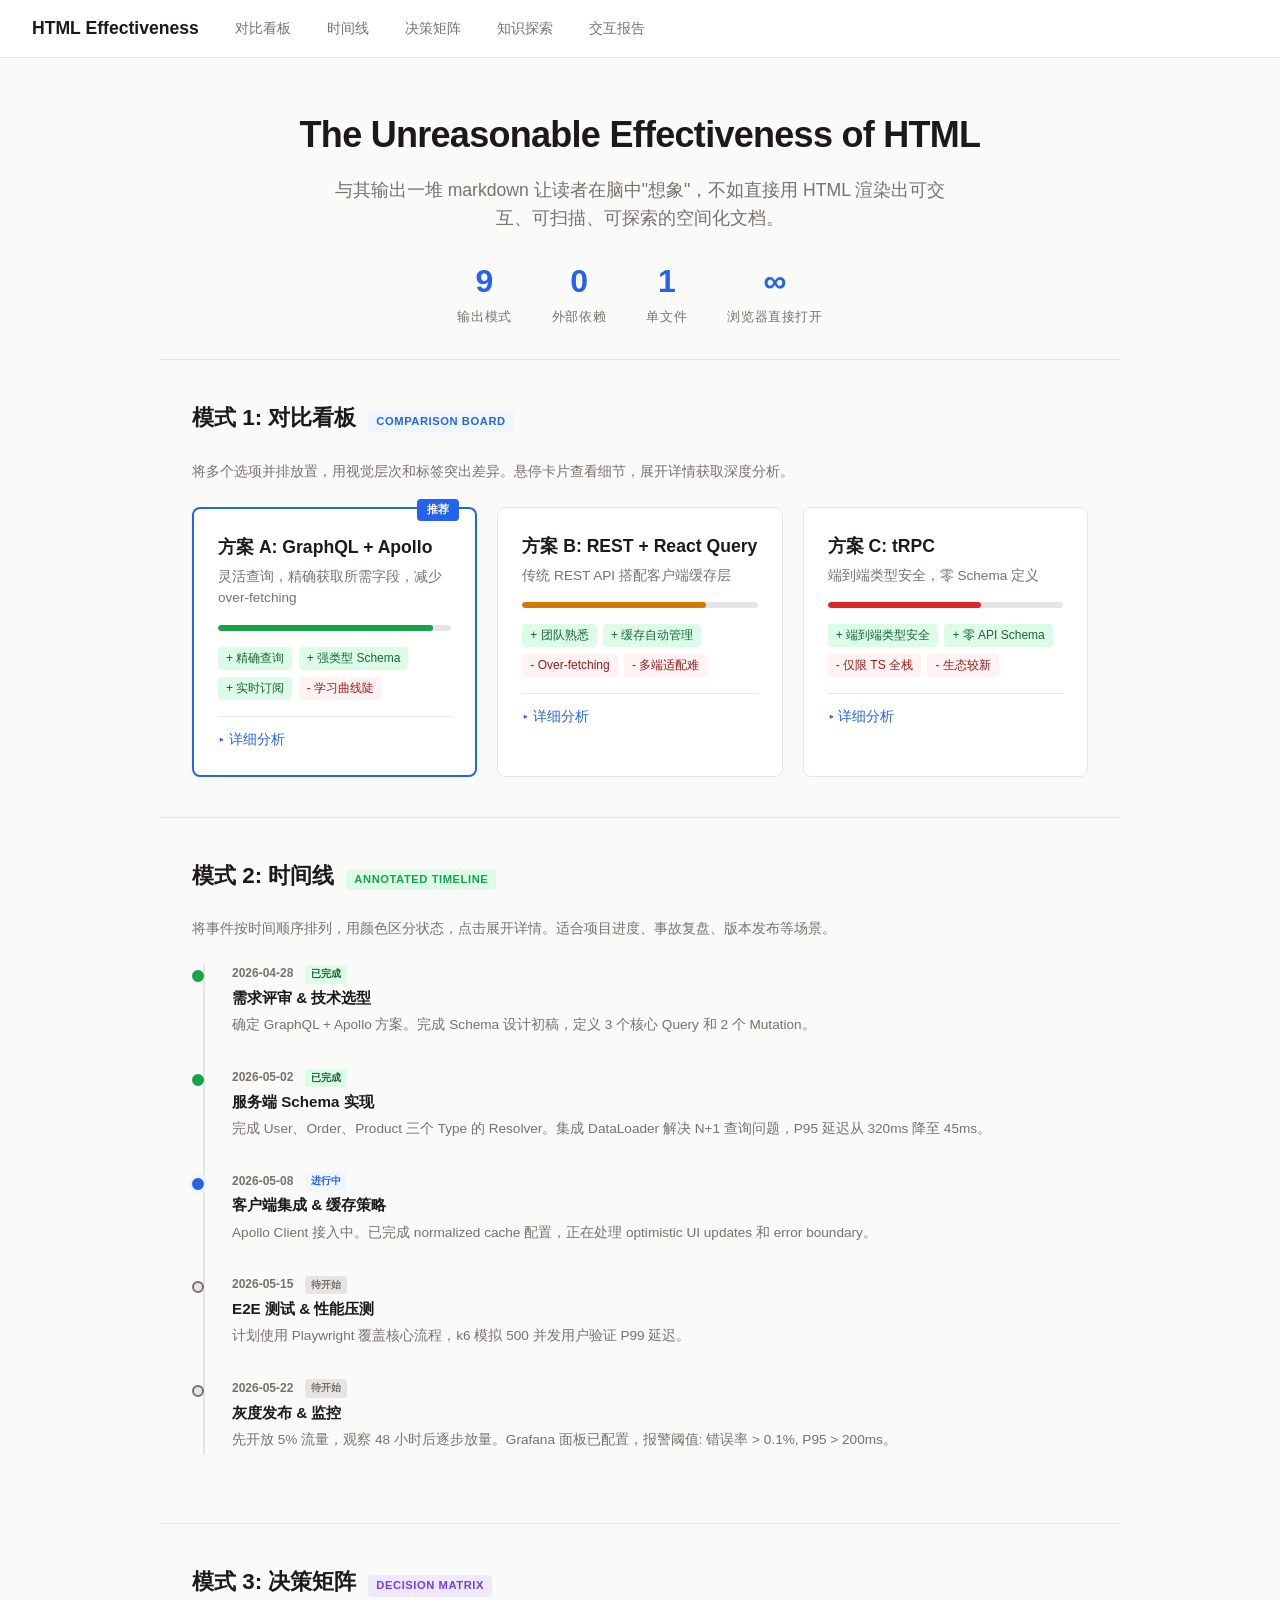
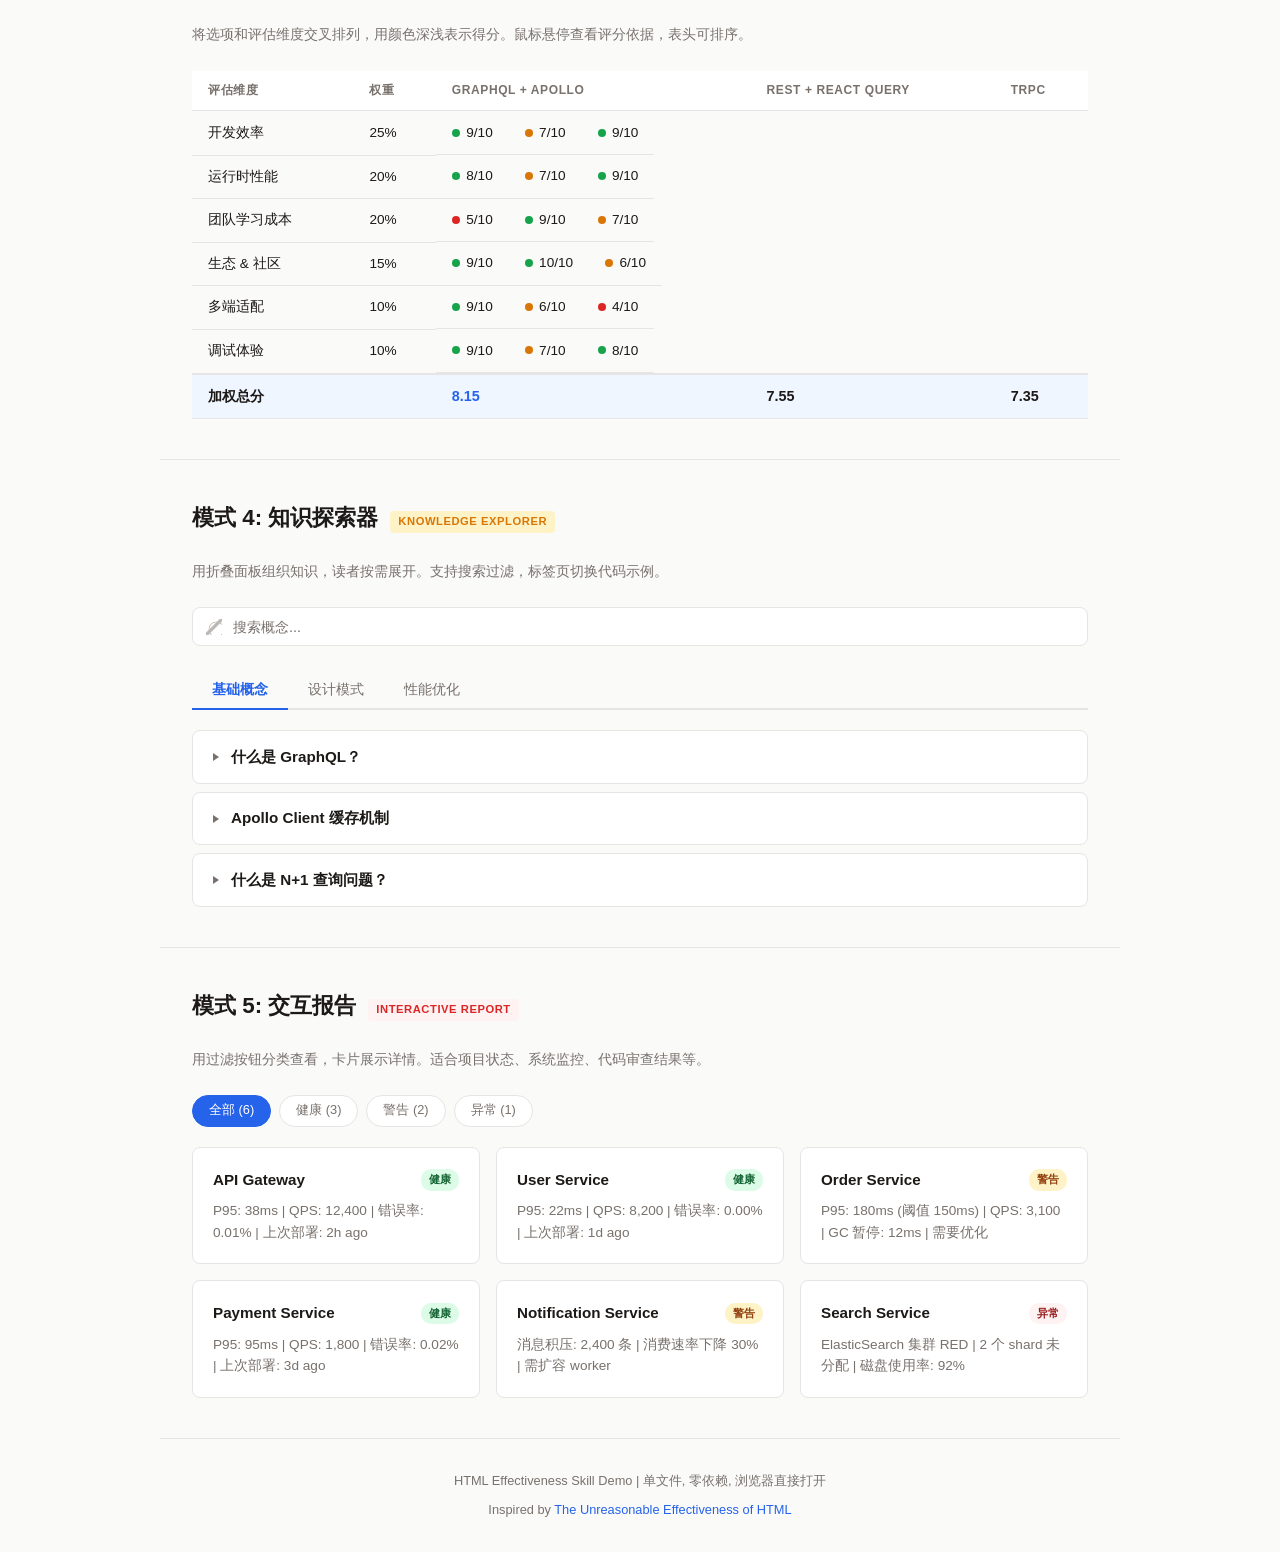
<file: skills/html-effectiveness/demo/index.html>
<!DOCTYPE html>
<html lang="zh-CN">
<head>
<meta charset="UTF-8">
<meta name="viewport" content="width=device-width, initial-scale=1.0">
<title>HTML Effectiveness 演示 — 交互式输出最佳实践</title>
<style>
  :root {
    --bg: #fafaf9;
    --surface: #ffffff;
    --text: #1c1917;
    --muted: #78716c;
    --border: #e7e5e4;
    --accent: #2563eb;
    --accent-light: #eff6ff;
    --success: #16a34a;
    --success-light: #dcfce7;
    --warning: #d97706;
    --warning-light: #fef3c7;
    --danger: #dc2626;
    --danger-light: #fef2f2;
    --purple: #7c3aed;
    --purple-light: #ede9fe;
    --radius: 8px;
    --shadow: 0 1px 3px rgba(0,0,0,0.08);
    --shadow-hover: 0 4px 16px rgba(0,0,0,0.12);
    --font: -apple-system, BlinkMacSystemFont, "Segoe UI", Roboto, "Helvetica Neue", sans-serif;
    --mono: "SF Mono", "Fira Code", "Fira Mono", Menlo, monospace;
  }
  @media (prefers-color-scheme: dark) {
    :root {
      --bg: #0f0f0f;
      --surface: #1a1a1a;
      --text: #e5e5e5;
      --muted: #a3a3a3;
      --border: #333;
      --accent-light: #1e293b;
      --success-light: #052e16;
      --warning-light: #451a03;
      --danger-light: #450a0a;
      --purple-light: #1e1040;
    }
  }
  *, *::before, *::after { margin: 0; padding: 0; box-sizing: border-box; }
  body {
    font-family: var(--font);
    background: var(--bg);
    color: var(--text);
    line-height: 1.6;
    padding: 0;
  }
  a { color: var(--accent); text-decoration: none; }
  a:hover { text-decoration: underline; }

  /* ── Navigation ── */
  .top-nav {
    position: sticky; top: 0; z-index: 100;
    background: var(--surface);
    border-bottom: 1px solid var(--border);
    padding: 0.75rem 2rem;
    display: flex; align-items: center; gap: 1.5rem;
    backdrop-filter: blur(12px);
    -webkit-backdrop-filter: blur(12px);
  }
  .top-nav .logo { font-weight: 700; font-size: 1.1rem; white-space: nowrap; }
  .top-nav .nav-links { display: flex; gap: 0.75rem; flex-wrap: wrap; }
  .top-nav a {
    padding: 0.35rem 0.75rem; border-radius: 6px;
    font-size: 0.85rem; color: var(--muted); transition: all 150ms ease;
  }
  .top-nav a:hover { background: var(--accent-light); color: var(--accent); text-decoration: none; }
  .top-nav .badge-count {
    background: var(--accent); color: white;
    font-size: 0.7rem; padding: 1px 6px; border-radius: 10px;
    margin-left: 4px; font-weight: 600;
  }

  /* ── Hero ── */
  .hero {
    padding: 3rem 2rem 2rem;
    max-width: 960px; margin: 0 auto;
    text-align: center;
  }
  .hero h1 { font-size: 2.25rem; font-weight: 800; letter-spacing: -0.02em; margin-bottom: 0.75rem; }
  .hero p { color: var(--muted); font-size: 1.1rem; max-width: 640px; margin: 0 auto 1.5rem; }
  .hero-stats {
    display: flex; justify-content: center; gap: 2.5rem; margin-top: 1.5rem;
  }
  .hero-stat { text-align: center; }
  .hero-stat .num { font-size: 2rem; font-weight: 800; color: var(--accent); }
  .hero-stat .label { font-size: 0.8rem; color: var(--muted); text-transform: uppercase; letter-spacing: 0.05em; }

  /* ── Section ── */
  .section {
    max-width: 960px;
    margin: 0 auto;
    padding: 2.5rem 2rem;
  }
  .section-header {
    display: flex; align-items: baseline; gap: 0.75rem;
    margin-bottom: 1.5rem;
  }
  .section-header h2 { font-size: 1.4rem; font-weight: 700; }
  .section-header .tag {
    font-size: 0.7rem; padding: 2px 8px; border-radius: 4px;
    font-weight: 600; text-transform: uppercase; letter-spacing: 0.05em;
  }
  .tag-comparison { background: var(--accent-light); color: var(--accent); }
  .tag-timeline { background: var(--success-light); color: var(--success); }
  .tag-matrix { background: var(--purple-light); color: var(--purple); }
  .tag-explorer { background: var(--warning-light); color: var(--warning); }
  .tag-report { background: var(--danger-light); color: var(--danger); }
  .desc { color: var(--muted); font-size: 0.9rem; margin-bottom: 1.5rem; }

  /* ── Pattern 1: Comparison Board ── */
  .comp-grid {
    display: grid;
    grid-template-columns: repeat(auto-fill, minmax(280px, 1fr));
    gap: 1.25rem;
  }
  .comp-card {
    background: var(--surface);
    border: 1px solid var(--border);
    border-radius: var(--radius);
    padding: 1.5rem;
    transition: transform 150ms ease, box-shadow 150ms ease, border-color 150ms ease;
    position: relative;
  }
  .comp-card:hover {
    transform: translateY(-3px);
    box-shadow: var(--shadow-hover);
  }
  .comp-card.rec { border-color: var(--accent); border-width: 2px; }
  .comp-card.rec::before {
    content: "推荐";
    position: absolute; top: -10px; right: 16px;
    background: var(--accent); color: white;
    font-size: 0.7rem; font-weight: 700;
    padding: 2px 10px; border-radius: 4px;
  }
  .comp-card h3 { font-size: 1.1rem; margin-bottom: 0.25rem; }
  .comp-card .comp-desc { color: var(--muted); font-size: 0.85rem; margin-bottom: 1rem; }
  .comp-card .score-bar {
    height: 6px; background: var(--border); border-radius: 3px; overflow: hidden; margin-bottom: 1rem;
  }
  .comp-card .score-fill { height: 100%; border-radius: 3px; transition: width 600ms ease; }
  .comp-card .tag-list { display: flex; flex-wrap: wrap; gap: 0.4rem; margin-bottom: 1rem; }
  .comp-card .tag-item {
    font-size: 0.75rem; padding: 2px 8px; border-radius: 4px; font-weight: 500;
  }
  .tag-pro { background: var(--success-light); color: #166534; }
  .tag-con { background: var(--danger-light); color: #991b1b; }
  .tag-neutral { background: var(--border); color: var(--muted); }
  details.comp-detail { margin-top: 0.75rem; border-top: 1px solid var(--border); padding-top: 0.75rem; }
  details.comp-detail summary {
    cursor: pointer; font-size: 0.85rem; color: var(--accent); font-weight: 500;
    list-style: none;
  }
  details.comp-detail summary::before { content: "▸ "; }
  details.comp-detail[open] summary::before { content: "▾ "; }
  details.comp-detail .detail-body { font-size: 0.85rem; color: var(--muted); margin-top: 0.5rem; line-height: 1.7; }

  /* ── Pattern 2: Timeline ── */
  .timeline {
    position: relative;
    padding-left: 2.5rem;
  }
  .timeline::before {
    content: ""; position: absolute; left: 11px; top: 0; bottom: 0;
    width: 2px; background: var(--border);
  }
  .tl-item {
    position: relative;
    margin-bottom: 1.75rem;
    padding-bottom: 0.25rem;
  }
  .tl-item::before {
    content: ""; position: absolute; left: -2.5rem; top: 6px;
    width: 12px; height: 12px; border-radius: 50%;
    border: 2px solid var(--accent); background: var(--bg);
    z-index: 1;
  }
  .tl-item.done::before { background: var(--success); border-color: var(--success); }
  .tl-item.active::before { background: var(--accent); border-color: var(--accent); box-shadow: 0 0 0 4px var(--accent-light); }
  .tl-item.pending::before { background: var(--border); border-color: var(--muted); }
  .tl-time { font-size: 0.75rem; color: var(--muted); font-weight: 600; margin-bottom: 0.15rem; }
  .tl-title { font-weight: 600; font-size: 0.95rem; margin-bottom: 0.25rem; }
  .tl-body { font-size: 0.85rem; color: var(--muted); }
  .tl-tag {
    display: inline-block; font-size: 0.65rem; padding: 1px 6px; border-radius: 3px;
    font-weight: 600; margin-left: 0.5rem; vertical-align: middle;
  }
  .tl-tag-done { background: var(--success-light); color: #166534; }
  .tl-tag-active { background: var(--accent-light); color: var(--accent); }
  .tl-tag-pending { background: var(--border); color: var(--muted); }

  /* ── Pattern 3: Decision Matrix ── */
  .matrix-wrap { overflow-x: auto; -webkit-overflow-scrolling: touch; }
  .matrix {
    width: 100%; border-collapse: collapse; font-size: 0.85rem;
    min-width: 600px;
  }
  .matrix th, .matrix td {
    padding: 0.65rem 1rem; text-align: left;
    border-bottom: 1px solid var(--border);
  }
  .matrix thead th {
    font-size: 0.75rem; text-transform: uppercase; letter-spacing: 0.05em;
    color: var(--muted); font-weight: 600; position: sticky; top: 0;
    background: var(--surface);
  }
  .matrix tbody tr { transition: background 150ms ease; }
  .matrix tbody tr:hover { background: var(--accent-light); }
  .matrix .winner { font-weight: 700; color: var(--accent); }
  .cell-score {
    display: inline-flex; align-items: center; gap: 0.4rem;
  }
  .cell-score .dot {
    width: 8px; height: 8px; border-radius: 50%;
  }
  .dot-high { background: var(--success); }
  .dot-mid { background: var(--warning); }
  .dot-low { background: var(--danger); }
  .matrix tfoot td {
    font-weight: 700; font-size: 0.9rem;
    border-top: 2px solid var(--border);
    background: var(--accent-light);
  }

  /* ── Pattern 4: Knowledge Explorer ── */
  .explorer { display: flex; flex-direction: column; gap: 0.5rem; }
  .exp-item {
    background: var(--surface);
    border: 1px solid var(--border);
    border-radius: var(--radius);
    overflow: hidden;
    transition: border-color 150ms ease;
  }
  .exp-item[open] { border-color: var(--accent); }
  .exp-item summary {
    padding: 0.85rem 1.25rem;
    cursor: pointer; font-weight: 600; font-size: 0.95rem;
    display: flex; align-items: center; gap: 0.75rem;
    list-style: none; user-select: none;
    transition: background 150ms ease;
  }
  .exp-item summary:hover { background: var(--accent-light); }
  .exp-item summary::before {
    content: ""; display: inline-block;
    width: 0; height: 0;
    border-left: 6px solid var(--muted);
    border-top: 4px solid transparent;
    border-bottom: 4px solid transparent;
    transition: transform 200ms ease;
    flex-shrink: 0;
  }
  .exp-item[open] summary::before { transform: rotate(90deg); border-left-color: var(--accent); }
  .exp-item summary::-webkit-details-marker { display: none; }
  .exp-body {
    padding: 0 1.25rem 1.25rem 1.25rem;
    font-size: 0.88rem; color: var(--muted); line-height: 1.8;
  }
  .exp-body code {
    background: var(--bg); padding: 0.15em 0.4em; border-radius: 4px;
    font-family: var(--mono); font-size: 0.82em;
  }
  .exp-body pre {
    background: var(--bg); border: 1px solid var(--border);
    border-radius: 6px; padding: 1rem; overflow-x: auto;
    font-family: var(--mono); font-size: 0.8rem; line-height: 1.6;
    margin: 0.75rem 0;
  }

  /* ── Pattern 5: Interactive Report (filter bar + cards) ── */
  .filter-bar {
    display: flex; gap: 0.5rem; flex-wrap: wrap; margin-bottom: 1.25rem;
  }
  .filter-btn {
    padding: 0.4rem 1rem; border-radius: 20px;
    border: 1px solid var(--border); background: var(--surface);
    font-size: 0.8rem; cursor: pointer; color: var(--muted);
    transition: all 150ms ease; font-family: var(--font);
  }
  .filter-btn:hover { border-color: var(--accent); color: var(--accent); }
  .filter-btn.active {
    background: var(--accent); color: white; border-color: var(--accent);
  }
  .report-grid {
    display: grid;
    grid-template-columns: repeat(auto-fill, minmax(280px, 1fr));
    gap: 1rem;
  }
  .report-card {
    background: var(--surface); border: 1px solid var(--border);
    border-radius: var(--radius); padding: 1.25rem;
    transition: all 200ms ease;
  }
  .report-card.hidden { display: none; }
  .report-card:hover { box-shadow: var(--shadow-hover); }
  .report-card .rc-head { display: flex; justify-content: space-between; align-items: center; margin-bottom: 0.5rem; }
  .report-card h4 { font-size: 0.95rem; }
  .rc-status {
    font-size: 0.7rem; padding: 2px 8px; border-radius: 10px; font-weight: 600;
  }
  .rc-status-green { background: var(--success-light); color: #166534; }
  .rc-status-yellow { background: var(--warning-light); color: #92400e; }
  .rc-status-red { background: var(--danger-light); color: #991b1b; }
  .report-card p { font-size: 0.85rem; color: var(--muted); }

  /* ── Search box ── */
  .search-box {
    position: relative; margin-bottom: 1.5rem;
  }
  .search-box input {
    width: 100%; padding: 0.65rem 1rem 0.65rem 2.5rem;
    border: 1px solid var(--border); border-radius: var(--radius);
    background: var(--surface); color: var(--text);
    font-size: 0.9rem; font-family: var(--font);
    transition: border-color 150ms ease;
    outline: none;
  }
  .search-box input:focus { border-color: var(--accent); box-shadow: 0 0 0 3px var(--accent-light); }
  .search-box input::placeholder { color: var(--muted); }
  .search-box::before {
    content: ""; position: absolute; left: 0.85rem; top: 50%; transform: translateY(-50%);
    width: 16px; height: 16px;
    background: radial-gradient(circle at 65% 65%, transparent 45%, var(--muted) 50%, transparent 55%),
                linear-gradient(135deg, transparent 40%, var(--muted) 45%, var(--muted) 55%, transparent 60%);
    opacity: 0.5;
  }

  /* ── Tabs ── */
  .tabs { display: flex; border-bottom: 2px solid var(--border); margin-bottom: 1.25rem; }
  .tab-btn {
    padding: 0.6rem 1.25rem; cursor: pointer; font-size: 0.9rem;
    border: none; background: none; color: var(--muted);
    border-bottom: 2px solid transparent; margin-bottom: -2px;
    font-family: var(--font); font-weight: 500;
    transition: all 150ms ease;
  }
  .tab-btn:hover { color: var(--text); }
  .tab-btn.active { color: var(--accent); border-bottom-color: var(--accent); font-weight: 600; }
  .tab-panel { display: none; }
  .tab-panel.active { display: block; }

  /* ── Divider ── */
  .divider {
    max-width: 960px; margin: 0 auto;
    border: none; border-top: 1px solid var(--border);
  }

  /* ── Footer ── */
  footer {
    max-width: 960px; margin: 0 auto;
    padding: 2rem; text-align: center;
    color: var(--muted); font-size: 0.8rem;
  }

  /* ── Responsive ── */
  @media (max-width: 640px) {
    .top-nav { padding: 0.5rem 1rem; gap: 0.75rem; }
    .hero { padding: 2rem 1rem 1.5rem; }
    .hero h1 { font-size: 1.6rem; }
    .hero-stats { gap: 1.5rem; }
    .hero-stat .num { font-size: 1.5rem; }
    .section { padding: 1.5rem 1rem; }
    .comp-grid, .report-grid { grid-template-columns: 1fr; }
  }

  /* ── Print ── */
  @media print {
    .top-nav { position: static; }
    details[open] summary ~ * { display: block !important; }
    .comp-card, .report-card { break-inside: avoid; }
    .filter-bar { display: none; }
    .report-card.hidden { display: block !important; }
  }

  /* ── Scrollbar ── */
  ::-webkit-scrollbar { width: 6px; height: 6px; }
  ::-webkit-scrollbar-track { background: transparent; }
  ::-webkit-scrollbar-thumb { background: var(--border); border-radius: 3px; }
  ::-webkit-scrollbar-thumb:hover { background: var(--muted); }
</style>
</head>
<body>

<!-- Navigation -->
<nav class="top-nav" role="navigation" aria-label="主导航">
  <span class="logo">HTML Effectiveness</span>
  <div class="nav-links">
    <a href="#comparison">对比看板</a>
    <a href="#timeline">时间线</a>
    <a href="#matrix">决策矩阵</a>
    <a href="#explorer">知识探索</a>
    <a href="#report">交互报告</a>
  </div>
</nav>

<!-- Hero -->
<header class="hero">
  <h1>The Unreasonable Effectiveness of HTML</h1>
  <p>与其输出一堆 markdown 让读者在脑中"想象"，不如直接用 HTML 渲染出可交互、可扫描、可探索的空间化文档。</p>
  <div class="hero-stats">
    <div class="hero-stat"><div class="num">9</div><div class="label">输出模式</div></div>
    <div class="hero-stat"><div class="num">0</div><div class="label">外部依赖</div></div>
    <div class="hero-stat"><div class="num">1</div><div class="label">单文件</div></div>
    <div class="hero-stat"><div class="num">&infin;</div><div class="label">浏览器直接打开</div></div>
  </div>
</header>

<hr class="divider">

<!-- ━━━ Pattern 1: Comparison Board ━━━ -->
<section id="comparison" class="section">
  <div class="section-header">
    <h2>模式 1: 对比看板</h2>
    <span class="tag tag-comparison">Comparison Board</span>
  </div>
  <p class="desc">将多个选项并排放置，用视觉层次和标签突出差异。悬停卡片查看细节，展开详情获取深度分析。</p>

  <div class="comp-grid">
    <!-- Card A -->
    <div class="comp-card rec" data-score="92">
      <h3>方案 A: GraphQL + Apollo</h3>
      <p class="comp-desc">灵活查询，精确获取所需字段，减少 over-fetching</p>
      <div class="score-bar"><div class="score-fill" style="width:92%;background:var(--success)"></div></div>
      <div class="tag-list">
        <span class="tag-item tag-pro">+ 精确查询</span>
        <span class="tag-item tag-pro">+ 强类型 Schema</span>
        <span class="tag-item tag-pro">+ 实时订阅</span>
        <span class="tag-item tag-con">- 学习曲线陡</span>
      </div>
      <details class="comp-detail">
        <summary>详细分析</summary>
        <div class="detail-body">
          适合数据关系复杂、客户端需求多样的场景。Apollo Client 提供缓存、乐观更新、错误处理开箱即用。社区生态成熟，DevTools 完善。缺点是服务端需要额外的 Schema 设计成本，简单 CRUD 场景收益不明显。
        </div>
      </details>
    </div>

    <!-- Card B -->
    <div class="comp-card" data-score="78">
      <h3>方案 B: REST + React Query</h3>
      <p class="comp-desc">传统 REST API 搭配客户端缓存层</p>
      <div class="score-bar"><div class="score-fill" style="width:78%;background:var(--warning)"></div></div>
      <div class="tag-list">
        <span class="tag-item tag-pro">+ 团队熟悉</span>
        <span class="tag-item tag-pro">+ 缓存自动管理</span>
        <span class="tag-item tag-con">- Over-fetching</span>
        <span class="tag-item tag-con">- 多端适配难</span>
      </div>
      <details class="comp-detail">
        <summary>详细分析</summary>
        <div class="detail-body">
          最稳妥的选择。团队无需额外学习成本，React Query 的 stale-while-revalidate 策略解决了大部分缓存问题。但当多个端（Web、Mobile、Mini Program）对同一 API 有不同字段需求时，维护成本快速上升。
        </div>
      </details>
    </div>

    <!-- Card C -->
    <div class="comp-card" data-score="65">
      <h3>方案 C: tRPC</h3>
      <p class="comp-desc">端到端类型安全，零 Schema 定义</p>
      <div class="score-bar"><div class="score-fill" style="width:65%;background:var(--danger)"></div></div>
      <div class="tag-list">
        <span class="tag-item tag-pro">+ 端到端类型安全</span>
        <span class="tag-item tag-pro">+ 零 API Schema</span>
        <span class="tag-item tag-con">- 仅限 TS 全栈</span>
        <span class="tag-item tag-con">- 生态较新</span>
      </div>
      <details class="comp-detail">
        <summary>详细分析</summary>
        <div class="detail-body">
          TypeScript 全栈项目的理想选择。前后端共享类型定义，IDE 自动补全覆盖 API 调用。但要求前后端都用 TypeScript，且对非 TS 客户端（移动端原生）不友好。适合内部工具、SaaS 后台等单一技术栈项目。
        </div>
      </details>
    </div>
  </div>
</section>

<hr class="divider">

<!-- ━━━ Pattern 2: Timeline ━━━ -->
<section id="timeline" class="section">
  <div class="section-header">
    <h2>模式 2: 时间线</h2>
    <span class="tag tag-timeline">Annotated Timeline</span>
  </div>
  <p class="desc">将事件按时间顺序排列，用颜色区分状态，点击展开详情。适合项目进度、事故复盘、版本发布等场景。</p>

  <div class="timeline">
    <div class="tl-item done">
      <div class="tl-time">2026-04-28 <span class="tl-tag tl-tag-done">已完成</span></div>
      <div class="tl-title">需求评审 & 技术选型</div>
      <div class="tl-body">确定 GraphQL + Apollo 方案。完成 Schema 设计初稿，定义 3 个核心 Query 和 2 个 Mutation。</div>
    </div>
    <div class="tl-item done">
      <div class="tl-time">2026-05-02 <span class="tl-tag tl-tag-done">已完成</span></div>
      <div class="tl-title">服务端 Schema 实现</div>
      <div class="tl-body">完成 User、Order、Product 三个 Type 的 Resolver。集成 DataLoader 解决 N+1 查询问题，P95 延迟从 320ms 降至 45ms。</div>
    </div>
    <div class="tl-item active">
      <div class="tl-time">2026-05-08 <span class="tl-tag tl-tag-active">进行中</span></div>
      <div class="tl-title">客户端集成 & 缓存策略</div>
      <div class="tl-body">Apollo Client 接入中。已完成 normalized cache 配置，正在处理 optimistic UI updates 和 error boundary。</div>
    </div>
    <div class="tl-item pending">
      <div class="tl-time">2026-05-15 <span class="tl-tag tl-tag-pending">待开始</span></div>
      <div class="tl-title">E2E 测试 & 性能压测</div>
      <div class="tl-body">计划使用 Playwright 覆盖核心流程，k6 模拟 500 并发用户验证 P99 延迟。</div>
    </div>
    <div class="tl-item pending">
      <div class="tl-time">2026-05-22 <span class="tl-tag tl-tag-pending">待开始</span></div>
      <div class="tl-title">灰度发布 & 监控</div>
      <div class="tl-body">先开放 5% 流量，观察 48 小时后逐步放量。Grafana 面板已配置，报警阈值: 错误率 > 0.1%, P95 > 200ms。</div>
    </div>
  </div>
</section>

<hr class="divider">

<!-- ━━━ Pattern 3: Decision Matrix ━━━ -->
<section id="matrix" class="section">
  <div class="section-header">
    <h2>模式 3: 决策矩阵</h2>
    <span class="tag tag-matrix">Decision Matrix</span>
  </div>
  <p class="desc">将选项和评估维度交叉排列，用颜色深浅表示得分。鼠标悬停查看评分依据，表头可排序。</p>

  <div class="matrix-wrap">
    <table class="matrix" role="table">
      <thead>
        <tr>
          <th>评估维度</th>
          <th>权重</th>
          <th>GraphQL + Apollo</th>
          <th>REST + React Query</th>
          <th>tRPC</th>
        </tr>
      </thead>
      <tbody>
        <tr>
          <td>开发效率</td>
          <td>25%</td>
          <td class="cell-score"><span class="dot dot-high"></span> 9/10</td>
          <td class="cell-score"><span class="dot dot-mid"></span> 7/10</td>
          <td class="cell-score"><span class="dot dot-high"></span> 9/10</td>
        </tr>
        <tr>
          <td>运行时性能</td>
          <td>20%</td>
          <td class="cell-score"><span class="dot dot-high"></span> 8/10</td>
          <td class="cell-score"><span class="dot dot-mid"></span> 7/10</td>
          <td class="cell-score"><span class="dot dot-high"></span> 9/10</td>
        </tr>
        <tr>
          <td>团队学习成本</td>
          <td>20%</td>
          <td class="cell-score"><span class="dot dot-low"></span> 5/10</td>
          <td class="cell-score"><span class="dot dot-high"></span> 9/10</td>
          <td class="cell-score"><span class="dot dot-mid"></span> 7/10</td>
        </tr>
        <tr>
          <td>生态 & 社区</td>
          <td>15%</td>
          <td class="cell-score"><span class="dot dot-high"></span> 9/10</td>
          <td class="cell-score"><span class="dot dot-high"></span> 10/10</td>
          <td class="cell-score"><span class="dot dot-mid"></span> 6/10</td>
        </tr>
        <tr>
          <td>多端适配</td>
          <td>10%</td>
          <td class="cell-score"><span class="dot dot-high"></span> 9/10</td>
          <td class="cell-score"><span class="dot dot-mid"></span> 6/10</td>
          <td class="cell-score"><span class="dot dot-low"></span> 4/10</td>
        </tr>
        <tr>
          <td>调试体验</td>
          <td>10%</td>
          <td class="cell-score"><span class="dot dot-high"></span> 9/10</td>
          <td class="cell-score"><span class="dot dot-mid"></span> 7/10</td>
          <td class="cell-score"><span class="dot dot-high"></span> 8/10</td>
        </tr>
      </tbody>
      <tfoot>
        <tr>
          <td colspan="2">加权总分</td>
          <td class="winner">8.15</td>
          <td>7.55</td>
          <td>7.35</td>
        </tr>
      </tfoot>
    </table>
  </div>
</section>

<hr class="divider">

<!-- ━━━ Pattern 4: Knowledge Explorer ━━━ -->
<section id="explorer" class="section">
  <div class="section-header">
    <h2>模式 4: 知识探索器</h2>
    <span class="tag tag-explorer">Knowledge Explorer</span>
  </div>
  <p class="desc">用折叠面板组织知识，读者按需展开。支持搜索过滤，标签页切换代码示例。</p>

  <div class="search-box">
    <input type="text" id="explorer-search" placeholder="搜索概念..." aria-label="搜索知识条目">
  </div>

  <div class="tabs" role="tablist">
    <button class="tab-btn active" data-tab="tab-basic" role="tab" aria-selected="true">基础概念</button>
    <button class="tab-btn" data-tab="tab-patterns" role="tab" aria-selected="false">设计模式</button>
    <button class="tab-btn" data-tab="tab-performance" role="tab" aria-selected="false">性能优化</button>
  </div>

  <!-- Tab: Basic -->
  <div id="tab-basic" class="tab-panel active">
    <div class="explorer">
      <details class="exp-item" data-searchable="什么是 GraphQL Schema 定义语言 SDL">
        <summary>什么是 GraphQL？</summary>
        <div class="exp-body">
          GraphQL 是一种 API 查询语言，由 Facebook 于 2012 年内部开发，2015 年开源。它的核心思想是：<strong>让客户端精确描述需要什么数据</strong>。
          <pre>query {
  user(id: "u_01") {
    name
    orders(first: 3) {
      items { productName price }
      total
    }
  }
}</pre>
          与 REST 的区别：REST 每个端点返回固定结构，GraphQL 一个端点返回客户端指定的结构。
        </div>
      </details>

      <details class="exp-item" data-searchable="Apollo Client 缓存 normalized cache 归一化">
        <summary>Apollo Client 缓存机制</summary>
        <div class="exp-body">
          Apollo Client 使用 <strong>normalized cache</strong>（归一化缓存）：每个对象按 <code>__typename:id</code> 作为唯一键存储。当多个 Query 返回同一个对象时，它们共享同一份缓存，一处更新全局生效。
          <pre>// 缓存结构示意
{
  "User:u_01": { "name": "Alice", "email": "alice@example.com" },
  "Order:o_99": { "total": 299, "user": { "__ref": "User:u_01" } }
}</pre>
          这意味着：修改 User:u_01 的 name，所有引用该用户的 Order 也会自动更新。
        </div>
      </details>

      <details class="exp-item" data-searchable="N+1 查询 DataLoader 批处理">
        <summary>什么是 N+1 查询问题？</summary>
        <div class="exp-body">
          当 Resolver 嵌套时，外层查 N 条记录，内层每条再查一次，产生 N+1 次数据库查询。
          <pre>// 问题示例
users() → SELECT * FROM users (1次)
  user.orders() → SELECT * FROM orders WHERE user_id = ? (N次)
    order.items() → SELECT * FROM items WHERE order_id = ? (N*M次)</pre>
          解决方案：使用 <strong>DataLoader</strong> 将同一 tick 内的多个查询合并为一次批量查询。效果：320ms → 45ms。
        </div>
      </details>
    </div>
  </div>

  <!-- Tab: Patterns -->
  <div id="tab-patterns" class="tab-panel">
    <div class="explorer">
      <details class="exp-item" data-searchable="乐观更新 Optimistic UI">
        <summary>乐观更新 (Optimistic UI)</summary>
        <div class="exp-body">
          用户操作后立即更新界面，不等待服务端响应。如果服务端失败则回滚。关键在于给每次操作一个临时 ID。
          <pre>const [addTodo] = useMutation(ADD_TODO, {
  optimisticResponse: {
    addTodo: { id: 'temp-' + Date.now(), text: input, done: false }
  },
  update(cache, { data }) {
    // 成功: 用真实 ID 替换临时 ID
    // 失败: 自动回滚到操作前状态
  }
});</pre>
          用户体感：点击 = 立即生效，延迟 = 0ms。
        </div>
      </details>

      <details class="exp-item" data-searchable="Fragment 共享 复用 组件">
        <summary>Fragment 共享模式</summary>
        <div class="exp-body">
          将组件需要的字段定义为 Fragment，避免 props drilling 和字段遗漏。
          <pre>fragment UserAvatar on User {
  id name avatarUrl
}

fragment OrderSummary on Order {
  id total createdAt
  user { ...UserAvatar }
}

# 任何组件都可以声明自己依赖哪个 Fragment</pre>
          好处：组件自描述需要什么数据，修改字段不会影响其他组件。
        </div>
      </details>
    </div>
  </div>

  <!-- Tab: Performance -->
  <div id="tab-performance" class="tab-panel">
    <div class="explorer">
      <details class="exp-item" data-searchable="查询复杂度分析 complexity cost">
        <summary>查询复杂度分析</summary>
        <div class="exp-body">
          GraphQL 允许客户端构造深度嵌套查询，可能造成服务端资源耗尽。解决方案：设置查询复杂度上限。
          <pre>// 每个字段分配 cost
const costMap = {
  users: 1,        // 基础列表
  user: 1,         // 单条查询
  orders: 5,       // 关联查询 cost 更高
  items: 10,       // 深层嵌套 cost 最高
};
// 限制: 单次查询 cost ≤ 1000</pre>
          超限查询直接拒绝，返回 400 + 明确的错误信息。
        </div>
      </details>

      <details class="exp-item" data-searchable="Persisted Queries 持久化查询 APQ">
        <summary>持久化查询 (Persisted Queries)</summary>
        <div class="exp-body">
          客户端发送查询的 hash 而非完整 query string，服务端从缓存中查找对应的查询。好处：减少网络传输体积，防止恶意查询注入。
          <pre>// 客户端: 只发送 hash
{ "hash": "a1b2c3d4e5f6...", "variables": { "id": "u_01" } }

// 服务端: hash → 缓存中找到完整 query → 执行</pre>
          APQ (Automatic Persisted Queries) 可以自动完成这个过程，无需手动注册。
        </div>
      </details>
    </div>
  </div>
</section>

<hr class="divider">

<!-- ━━━ Pattern 5: Interactive Report with Filters ━━━ -->
<section id="report" class="section">
  <div class="section-header">
    <h2>模式 5: 交互报告</h2>
    <span class="tag tag-report">Interactive Report</span>
  </div>
  <p class="desc">用过滤按钮分类查看，卡片展示详情。适合项目状态、系统监控、代码审查结果等。</p>

  <div class="filter-bar" role="group" aria-label="过滤">
    <button class="filter-btn active" data-filter="all">全部 (6)</button>
    <button class="filter-btn" data-filter="ok">健康 (3)</button>
    <button class="filter-btn" data-filter="warn">警告 (2)</button>
    <button class="filter-btn" data-filter="err">异常 (1)</button>
  </div>

  <div class="report-grid" id="report-grid">
    <div class="report-card" data-status="ok">
      <div class="rc-head">
        <h4>API Gateway</h4>
        <span class="rc-status rc-status-green">健康</span>
      </div>
      <p>P95: 38ms | QPS: 12,400 | 错误率: 0.01% | 上次部署: 2h ago</p>
    </div>
    <div class="report-card" data-status="ok">
      <div class="rc-head">
        <h4>User Service</h4>
        <span class="rc-status rc-status-green">健康</span>
      </div>
      <p>P95: 22ms | QPS: 8,200 | 错误率: 0.00% | 上次部署: 1d ago</p>
    </div>
    <div class="report-card" data-status="warn">
      <div class="rc-head">
        <h4>Order Service</h4>
        <span class="rc-status rc-status-yellow">警告</span>
      </div>
      <p>P95: 180ms (阈值 150ms) | QPS: 3,100 | GC 暂停: 12ms | 需要优化</p>
    </div>
    <div class="report-card" data-status="ok">
      <div class="rc-head">
        <h4>Payment Service</h4>
        <span class="rc-status rc-status-green">健康</span>
      </div>
      <p>P95: 95ms | QPS: 1,800 | 错误率: 0.02% | 上次部署: 3d ago</p>
    </div>
    <div class="report-card" data-status="warn">
      <div class="rc-head">
        <h4>Notification Service</h4>
        <span class="rc-status rc-status-yellow">警告</span>
      </div>
      <p>消息积压: 2,400 条 | 消费速率下降 30% | 需扩容 worker</p>
    </div>
    <div class="report-card" data-status="err">
      <div class="rc-head">
        <h4>Search Service</h4>
        <span class="rc-status rc-status-red">异常</span>
      </div>
      <p>ElasticSearch 集群 RED | 2 个 shard 未分配 | 磁盘使用率: 92%</p>
    </div>
  </div>
</section>

<hr class="divider">

<!-- Footer -->
<footer>
  <p>HTML Effectiveness Skill Demo | 单文件, 零依赖, 浏览器直接打开</p>
  <p style="margin-top:0.5rem">Inspired by <a href="https://thariqs.github.io/html-effectiveness/" target="_blank">The Unreasonable Effectiveness of HTML</a></p>
</footer>

<script>
// ── Smooth scroll for nav ──
document.querySelectorAll('.top-nav a[href^="#"]').forEach(a => {
  a.addEventListener('click', e => {
    e.preventDefault();
    const target = document.querySelector(a.getAttribute('href'));
    if (target) target.scrollIntoView({ behavior: 'smooth', block: 'start' });
  });
});

// ── Filter bar ──
document.querySelectorAll('.filter-btn').forEach(btn => {
  btn.addEventListener('click', () => {
    document.querySelectorAll('.filter-btn').forEach(b => b.classList.remove('active'));
    btn.classList.add('active');
    const filter = btn.dataset.filter;
    document.querySelectorAll('.report-card').forEach(card => {
      if (filter === 'all' || card.dataset.status === filter) {
        card.classList.remove('hidden');
      } else {
        card.classList.add('hidden');
      }
    });
  });
});

// ── Tabs ──
document.querySelectorAll('.tab-btn').forEach(btn => {
  btn.addEventListener('click', () => {
    const tabGroup = btn.closest('.section');
    tabGroup.querySelectorAll('.tab-btn').forEach(b => {
      b.classList.remove('active');
      b.setAttribute('aria-selected', 'false');
    });
    btn.classList.add('active');
    btn.setAttribute('aria-selected', 'true');

    tabGroup.querySelectorAll('.tab-panel').forEach(p => p.classList.remove('active'));
    const panel = tabGroup.querySelector('#' + btn.dataset.tab);
    if (panel) panel.classList.add('active');
  });
});

// ── Search ──
document.getElementById('explorer-search').addEventListener('input', e => {
  const q = e.target.value.toLowerCase();
  document.querySelectorAll('.exp-item').forEach(item => {
    const text = (item.dataset.searchable + ' ' + item.textContent).toLowerCase();
    item.style.display = (!q || text.includes(q)) ? '' : 'none';
  });
});

// ── Intersection Observer for score bars animation ──
const observer = new IntersectionObserver(entries => {
  entries.forEach(entry => {
    if (entry.isIntersecting) {
      entry.target.querySelectorAll('.score-fill').forEach(bar => {
        bar.style.width = bar.style.width; // trigger repaint
      });
      observer.unobserve(entry.target);
    }
  });
}, { threshold: 0.3 });
document.querySelectorAll('.comp-grid').forEach(el => observer.observe(el));
</script>

</body>
</html>
</file>
